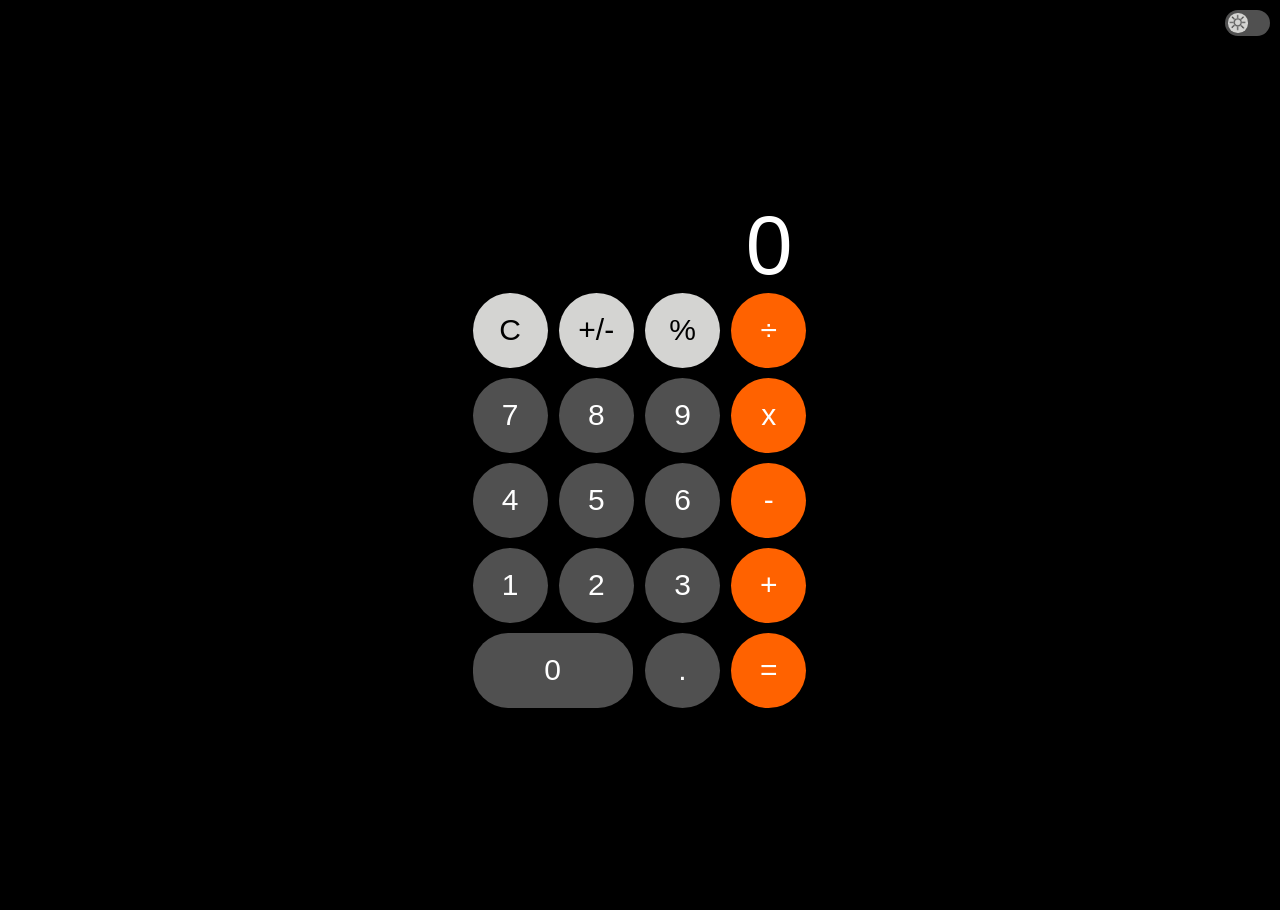
<file: index.html>
<!DOCTYPE html>
<html lang="en">
<head>
    <meta charset="UTF-8">
    <meta name="viewport" content="width=device-width, initial-scale=1.0">
    <link rel="stylesheet" href="calc.css">
    <title>Calculator</title>
</head>
<body>
    <label class="switch">
        <input type="checkbox" id="colorToggle">
        <span class="slider round"></span>
    </label>
    <div class="parent">
        <div id="display" class="output">0</div>
        <button id="clear" class="child light-gray black-font">C</button>
        <button id="sign" class="child light-gray black-font">+/-</button>
        <button id="percent" class="child light-gray black-font">%</button>
        <button id="divide" class="child orange">÷</button>
        <button class="child dark-gray">7</button>
        <button class="child dark-gray">8</button>
        <button class="child dark-gray">9</button>
        <button id="multiply" class="child orange">x</button>
        <button class="child dark-gray">4</button>
        <button class="child dark-gray">5</button>
        <button class="child dark-gray">6</button>
        <button id="subtract" class="child orange">-</button>
        <button class="child dark-gray">1</button>
        <button class="child dark-gray">2</button>
        <button class="child dark-gray">3</button>
        <button id="add" class="child orange">+</button>
        <button class="child zero dark-gray">0</button>
        <button id="decimal"class="child dark-gray">.</button>
        <button id="equals" class="child orange">=</button>
    </div>
    <script src="calc.js"></script>
</body>
</html>
</file>
<file: calc.css>
body { 
    padding-left: 5px;
    padding-top: 10px;
    margin: 0;
    background-color: black;
    display: flex; 
    justify-content: center; 
    align-items: center; 
    min-height: 100vh;
}


.parent { 
    display: grid;
    grid-template-columns: 1fr 1fr 1fr 1fr;
    grid-auto-rows: 80px;
    width: 340px;
    gap: 5px;
}

.child{
    border: none;
    width: 75px;
    height: 75px;
    border-radius: 50%; /* makes buttons circular */
}

.output { 
    grid-column-start:1; 
    grid-column-end: 5;
    font-size: 90px;
    display: flex; 
    height: 150 px;
    align-items: center; 
    padding: 10px 20px;
    padding-top: 5px;
    padding-right: 20px; 
    justify-content: end;
    overflow: hidden;
    white-space: nowrap;
}

.zero { 
    grid-column-start: 1;
    grid-column-end: 3;
    width: calc(2 * (75px + 5px));
    height: 75px;
    border-radius: 35px
}

.black-font {
    color: #000;
}

div, button { 
    font-family: "HelveticaNeue-Light", "Helvetica Neue Light", "Helvetica Neue", Helvetica, Arial, "Lucida Grande", sans-serif;
    font-weight: normal;
    font-size: 30px;
    color: #fff;
}


button.flash-light { 
    background-color: #fafafa;
    transition: background-color 0.3s ease;
}

button.flash-operator-dark {
    background-color: #fff;
    color: #ffcc80;
    transition: background-color 0.3s ease;
}

button.flash-operator-light {
    background-color: #D4D4D2;
    color: #484b6a;
    transition: background-color 0.3s ease;
}

.orange { 
    background-color: #ff6200;
    transition: background-color 0.5s;
}

.light-gray { 
    background-color: #D4D4D2;
    transition: background-color 0.5s;
}

.dark-gray { 
    background-color: #505050;
    transition: background-color 0.5s;
}

.black { 
    background-color: #000;
    transition: background-color 0.5s;
}

/* hides the default HTML box*/
.switch input {
    opacity: 0;
    width: 0;
    height: 0;
}

/* Adds the switch display */
.switch {
    position: absolute; 
    display: inline-block; 
    width: 45px; 
    height: 25.5px;
    top: 10px; 
    right: 10px;
}

/* Adds the oval slider background */
.slider {
    position: absolute;
    cursor: pointer;
    top: 0;
    left: 0;
    right: 0;
    bottom: 0;
    background-color: #505050;
    -webkit-transition: .4s;
    transition: .4s;
    border-radius: 15px;
  }
  
  /* overlays a circular toggle button */
  .slider:before {
    position: absolute;
    content: "";
    height: 19.5px;
    width: 19.5px;
    left: 3px;
    bottom: 3px;
    background-color: #D4D4D2;
    -webkit-transition: .4s;
    transition: .4s;
    border-radius: 50%;
    background-repeat: no-repeat; 
    background-size: 85%;
    background-position: center;
    background-image: url('img/sun.png');
  }
  
  /* when toggled, slider changes background color */
  input:checked + .slider {
    background-color: #ced1ec; 
    
  }
  
  input:checked + .slider:before {
    -webkit-transform: translateX(19.5px);
    -ms-transform: translateX(19.5px);
    transform: translateX(19.5px);
    background-repeat: no-repeat; 
    background-position: center;
    background-size: 100%;
    background-image: url('img/moon.png');
    background-color: #fff;
  }


/* change colors for dark/light modes */
.light-mode {
    background-color: #fff; /* #fafafa; */
    transition: background-color 0.5s; 
}

.dark-mode {
    background-color: #000;
    transition: background-color 0.5s;
}

.output-dark-font {
    color:#303144
}

.periwinkle {
    background-color: #ced1ec;
    transition: background-color 0.5s;
}

.purple {
    background-color: #484b6a;
    transition: background-color 0.5s;
}

.new-gray {
    background-color: #9394a5;
    transition: background-color 0.5s;
}
</file>
